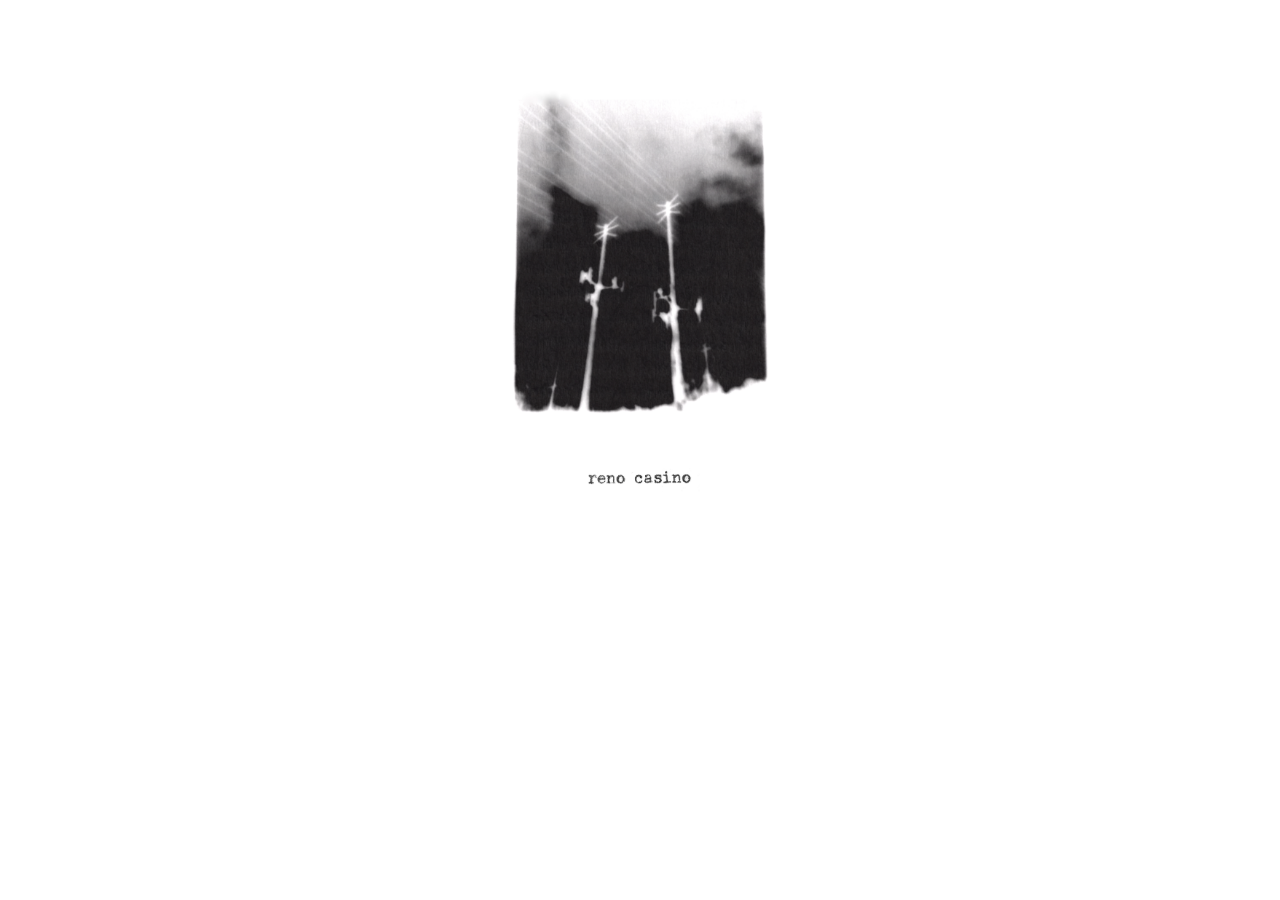
<file: index.html>
<!DOCTYPE html>
<!--<!DOCTYPE HTML PUBLIC "-//W3C//DTD HTML 4.01 Transitional//EN">-->

<html>
	<head>
		<meta name="viewport" content="width=device-width, initial-scale=1.0">
		<meta charset="utf-8">
		<meta http-equiv="X-UA-Compatible" content="IE=edge">
		<title>reno casino | welcome</title>
		<link rel="stylesheet" type="text/css" href="css/style.css">
		<link rel="icon" type="image/x-icon" href="favicon/favicon.ico">
	</head>
<body>
	<br>
	<br>
	<br>
	<br>
	<div class="powerLines">
		<div>
			<a href="home.html"><img src="img/index/lines.png" width="300"></a>
		</div>
		<div>
			<a href="home.html"><img src="img/index/reno-casino.png" width="120"></a>
		</div>
	</div>
	
</body>
</html>
</file>
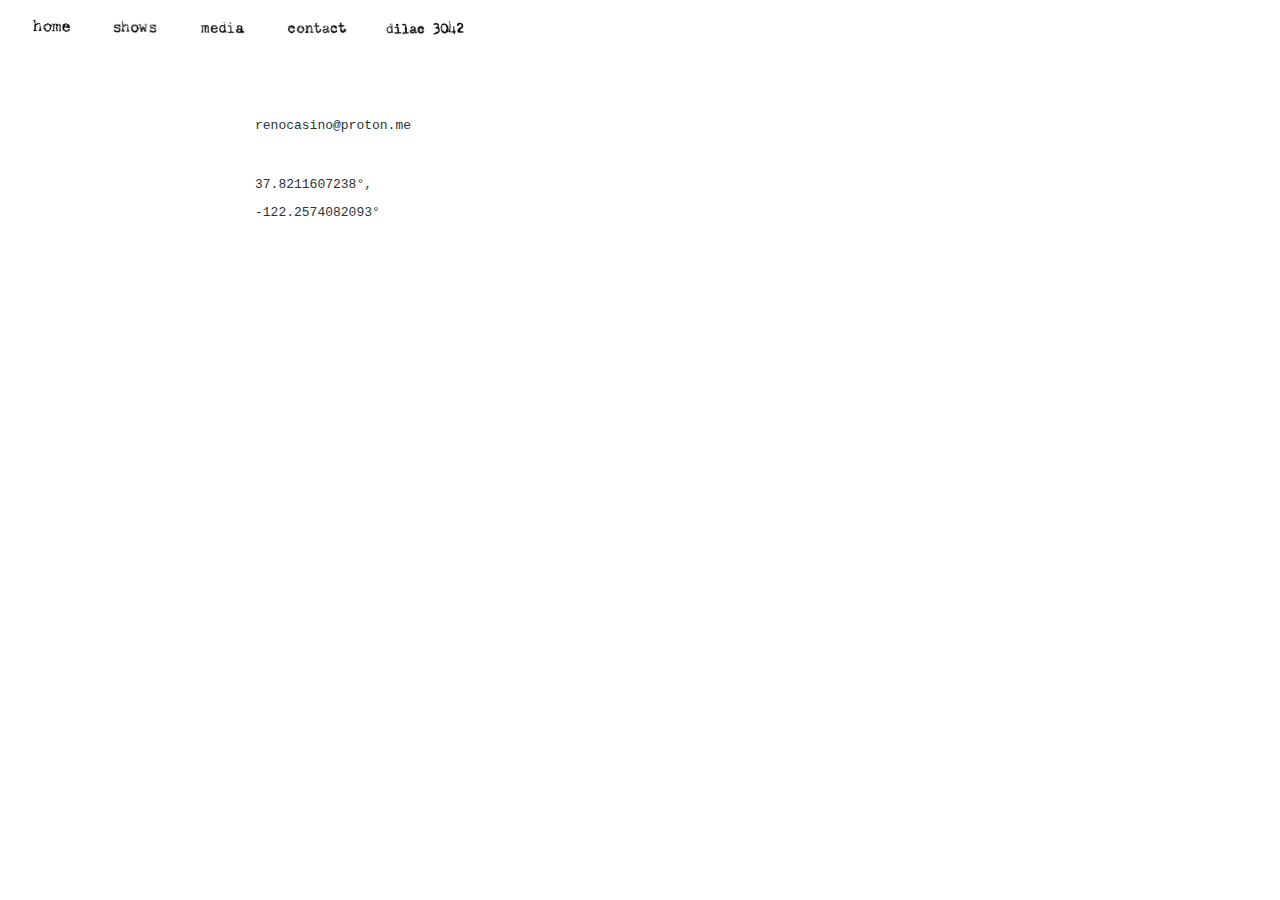
<file: contact.html>
<!DOCTYPE html>
<!--<!DOCTYPE HTML PUBLIC "-//W3C//DTD HTML 4.01 Transitional//EN">-->

<html>
	<head>
		<meta name="viewport" content="width=device-width, initial-scale=1.0">
		<meta charset="utf-8">
		<meta http-equiv="X-UA-Compatible" content="IE=edge">
		<title>contact</title>
		<link rel="stylesheet" type="text/css" href="css/style.css">
		<link rel="stylesheet" href="https://cdnjs.cloudflare.com/ajax/libs/font-awesome/4.7.0/css/font-awesome.min.css">
		<link rel="icon" type="image/x-icon" href="favicon/favicon.ico">
	</head>
<body>
	<header>
		<div class="topnav" id="myTopnav">
			<a href="home.html"><img src="img/navbar/home.jpeg" width="48"></a>
		  	<a href="shows.html"><img src="img/navbar/shows.jpeg" width="55"></a>
		  	<a href="media.html"><img src="img/navbar/media.jpeg" width="55"></a>
		  	<a href="contact.html"><img src="img/navbar/contact.jpeg" width="70"></a>
		  	<a href="dilac3042.html"><img src="img/navbar/dilac-3042.jpeg" width="85"></a>
		  	<a href="javascript:void(0);" class="icon" onclick="myFunction()"><i class="fa fa-bars"></i></a>
		</div>
	</header>

	<br>
	<br>
	<br>
	<br>
	<br>



	<div class="contactInfo">
		<p>renocasino@proton.me</p>
		<br>
		<p>37.8211607238°,</p>
		<p>-122.2574082093°</p>
	</div>





	<script>	
		function myFunction() {
  			var x = document.getElementById("myTopnav");
  			if (x.className === "topnav") {
    			x.className += " responsive";
  			} else {
    			x.className = "topnav";
  			}
		}
	</script>

</body>
</html>
</file>
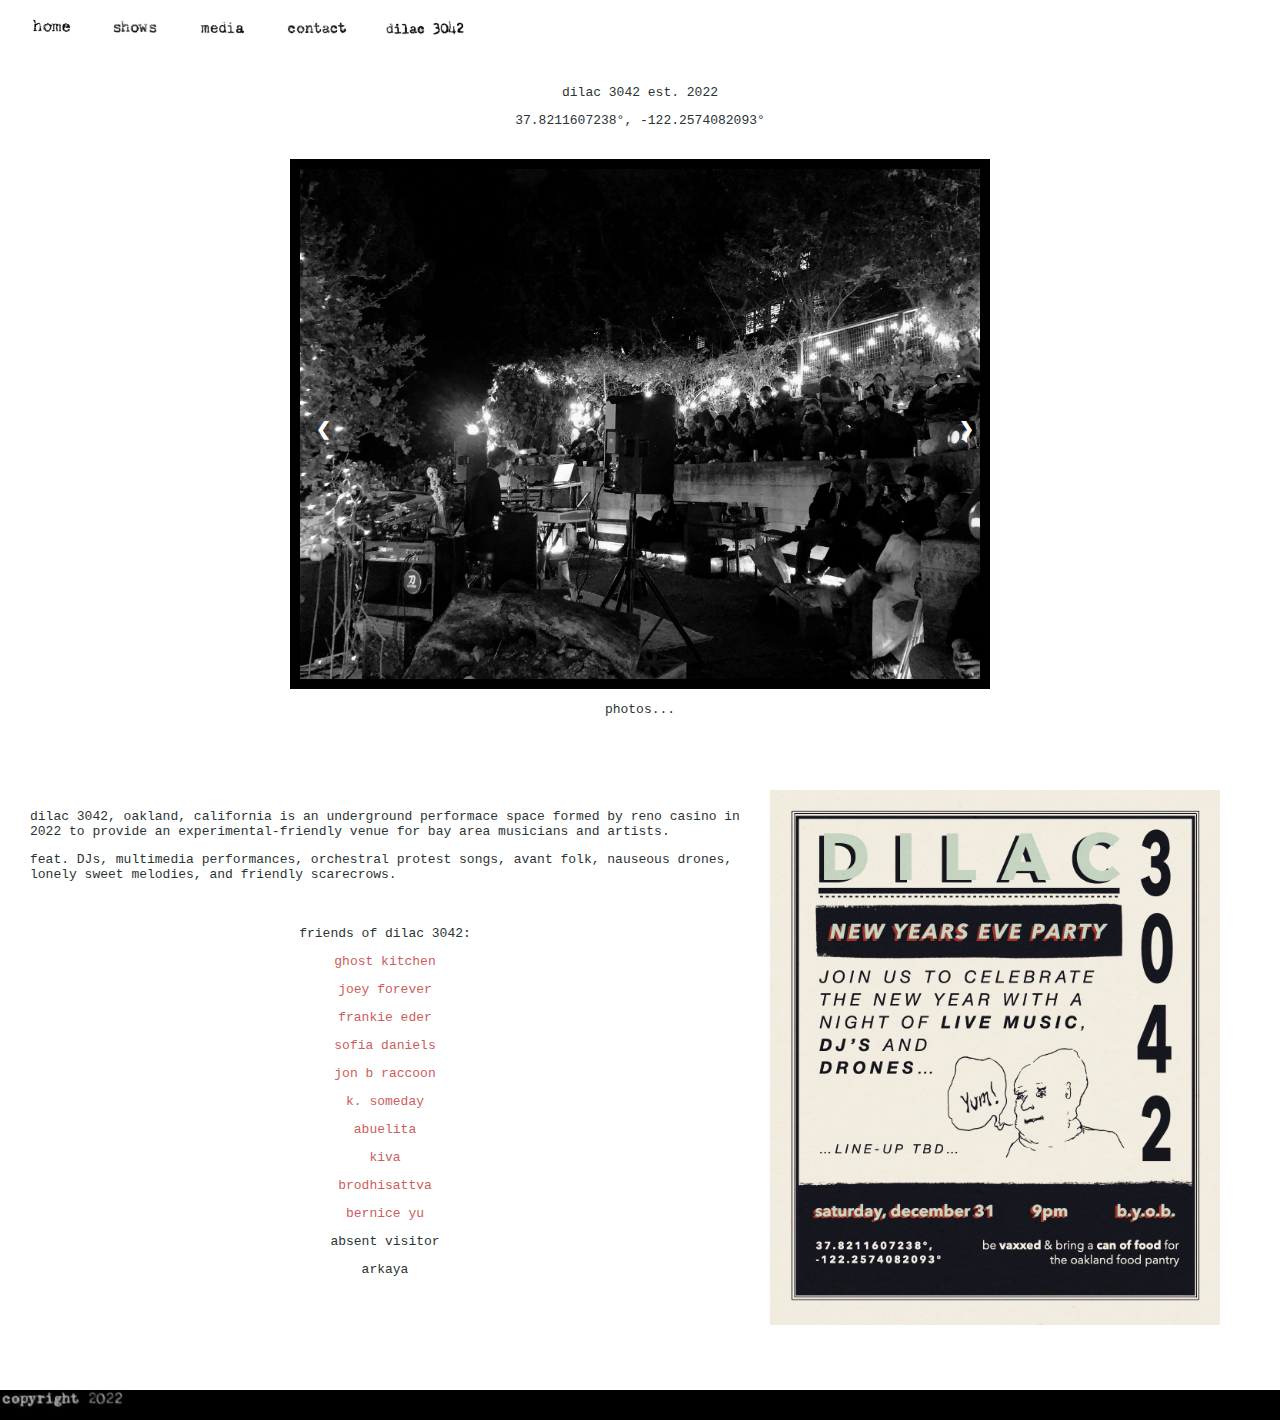
<file: dilac3042.html>
<!DOCTYPE html>
<!--<!DOCTYPE HTML PUBLIC "-//W3C//DTD HTML 4.01 Transitional//EN">-->

<html>
	<head>
		<meta name="viewport" content="width=device-width, initial-scale=1.0">
		<meta charset="utf-8">
		<meta http-equiv="X-UA-Compatible" content="IE=edge">
		<title>dilac 3042</title>
		<link rel="stylesheet" type="text/css" href="css/style.css">
		<link rel="stylesheet" href="https://cdnjs.cloudflare.com/ajax/libs/font-awesome/4.7.0/css/font-awesome.min.css">
		<link rel="icon" type="image/x-icon" href="favicon/favicon.ico">
	</head>
<body>
	<header>
		<div class="topnav" id="myTopnav">
			<a href="home.html"><img src="img/navbar/home.jpeg" width="48"></a>
		  	<a href="shows.html"><img src="img/navbar/shows.jpeg" width="55"></a>
		  	<a href="media.html"><img src="img/navbar/media.jpeg" width="55"></a>
		  	<a href="contact.html"><img src="img/navbar/contact.jpeg" width="70"></a>
		  	<a href="dilac3042.html"><img src="img/navbar/dilac-3042.jpeg" width="85"></a>
		  	<a href="javascript:void(0);" class="icon" onclick="myFunction()"><i class="fa fa-bars"></i></a>
		</div>
	</header>
	<br>
	<br>
	<br>
	<br>


	<div style="text-align: center">
		<p> dilac 3042 est. 2022</p>
		<p>37.8211607238°, -122.2574082093°</p>
	</div>
	<br>
	<div>
		<div class="dilac-slideshow-container">
			<div class="show1">
		    	<img src="img/dilac3042/dilac0.jpeg" style="width:100%">
		  	</div>

			<div class="show1">		
					<img src="img/dilac3042/dilac1.jpeg" style="width: 100%">
	  		</div>

			<div class="show1">
				<div  style="text-align: center;">
					<img src="img/dilac3042/dilac01.jpeg" style="width:50%">
				</div>
			</div>

			<div class="show1">
				<img src="img/dilac3042/dilac2.jpeg" style="width:100%">
			</div>

			<div class="show1">
				<div  style="text-align: center;">
					<img src="img/dilac3042/dilac3.JPG" style="width:50%">
				</div>
			</div>

			<div class="show1">
				<img src="img/dilac3042/dilac5.jpeg" style="width:100%">
			</div>

			<div class="show1">
				<div  style="text-align: center;">
					<img src="img/dilac3042/dilac6.jpeg" style="width:50%">
				</div>
			</div>

			<div class="show1">
				<div  style="text-align: center;">
					<img src="img/dilac3042/dilac7.jpeg" style="width:50%">
				</div>
			</div>

			<div class="show1">
				<img src="img/dilac3042/dilac8.jpeg" style="width:100%">
			</div>

			<div class="show1">
				<div  style="text-align: center;">
					<img src="img/dilac3042/dilac9.jpeg" style="width:50%">
				</div>
			</div>

			<div class="show1">
				<div  style="text-align: center;">
					<img src="img/dilac3042/dilac10.JPG" style="width:50%">
				</div>
			</div>

			<div class="show1">
				<div  style="text-align: center;">
					<img src="img/dilac3042/dilac11.jpeg" style="width:50%">
				</div>
			</div>

			<div class="show1">
				<div  style="text-align: center;">
					<img src="img/dilac3042/dilac13.JPG" style="width:50%">
				</div>
			</div>

			<div class="show1">
				<div  style="text-align: center;">
					<img src="img/dilac3042/dilac14.JPG" style="width:50%">
				</div>
			</div>

			<div class="show1">
				<div  style="text-align: center;">
					<img src="img/dilac3042/dilac15.JPG" style="width:50%">
				</div>
			</div>

		  	<a class="prev" onclick="plusSlides(-1, 0)">&#10094;</a>
		  	<a class="next" onclick="plusSlides(1, 0)">&#10095;</a>
		</div>
	</div>
	<div style="text-align: center">
		<p>photos...</p>
	</div>












	<div class="dilacShowcase">

		<div id="dilacContent">
			
			<br>
			<br>
			<p>
				dilac 3042, oakland, california is an underground performace space formed by reno casino in 2022 to provide an experimental-friendly venue for bay area musicians and artists. 
			</p>
			<p>
				feat. DJs, multimedia performances, orchestral protest songs, avant folk, nauseous drones, lonely sweet melodies, and friendly scarecrows.
			</p>

			<br>

			<div style="text-align: center;">
				<p>
					friends of dilac 3042:
				</p>
				<p><a href="https://linktr.ee/GhostKitchenBand" target="_blank">ghost kitchen</a></p>
		
				<p><a href="https://joeyforever.bandcamp.com/releases" target="_blank">joey forever</a></p>

				<p><a href="https://linktr.ee/frankieeder?fbclid=PAAabFPEl9RUS6NBvu1mV27vaPic3Z3TdPDAZ1VfU2Qh03-eDT7KwcIWK90wM" target="_blank">frankie eder</a></p>

				<p><a href="https://vimeo.com/user64792696?fbclid=PAAabQ1eFLwuBDv0RVEqpYCRgQnOtazRv_z-u407zN6qhDu5SVQh2R7VooVZ0" target="_blank">sofia daniels</a></p>


				<p><a href="https://linktr.ee/jacobconnor?fbclid=PAAabYpHoNnBU9DkgPPAprU_wdTnq4pYqvqBm4AhyBsyssWq0krrfOFSDmPcA" target="_blank">jon b raccoon</a></p>

				<p><a href="https://linktr.ee/ksomeday?fbclid=PAAabu5itUaMNeq5SVVIrQtQq93Dr4Uov7zkaUZ0oliD9YocsiBXwr9sLXXX4" target="_blank">k. someday</a></p>
	
				<p><a href="https://linktr.ee/abuelitamusica?fbclid=PAAaZ29OtvD-2Uw6Rfj-SQatJBDkmxCl0a69s1x_NjpOBXTPveiTNkeOvBgRY" target="_blank">abuelita</a></p>

				<p><a href="https://linktr.ee/kiva.mp3?fbclid=PAAaax0fvl2x2-kalkKTCVQeYK4G70MpB_IYtrciOXODw3nv4BMjVmwzceFf0" target="_blank">kiva</a></p>

			
				<p><a href="https://soundcloud.com/brodie_roberts" target="_blank">brodhisattva</a></p>
				
				<p><a href="https://instagram.com/berniceyuck?igshid=YmMyMTA2M2Y=" target="_blank">bernice yu</a></p>

				<p>absent visitor</p>
				
				<p>arkaya</p>
			</div>
			<br>

		</div>	
		<div id="dilacRight">
			<img src="img/dilac3042/dilac-new-years-eve.jpeg" width="450">
		</div>
	</div>

	<br>
	<br>
	<br>
	<br>





	<footer>
		<img src="img/footer/footer.jpg">
	</footer>

	<script>
		function myFunction() {
  			var x = document.getElementById("myTopnav");
  			if (x.className === "topnav") {
    			x.className += " responsive";
  			} else {
    			x.className = "topnav";
  			}
		}



		/* Slideshow Scripts */
		let slideIndex = [1,1,1];
		let slideId = ["show1", "show2", "show3"]
		showSlides(1, 0);
		showSlides(1, 1);
		showSlides(1, 2);

		function plusSlides(n, no) {
		  showSlides(slideIndex[no] += n, no);
		}

		function showSlides(n, no) {
		  let i;
		  let x = document.getElementsByClassName(slideId[no]);
		  if (n > x.length) {slideIndex[no] = 1}    
		  if (n < 1) {slideIndex[no] = x.length}
		  for (i = 0; i < x.length; i++) {
		     x[i].style.display = "none";  
		  }
		  x[slideIndex[no]-1].style.display = "block";  
		}
	</script>
</body>
</html>
</file>
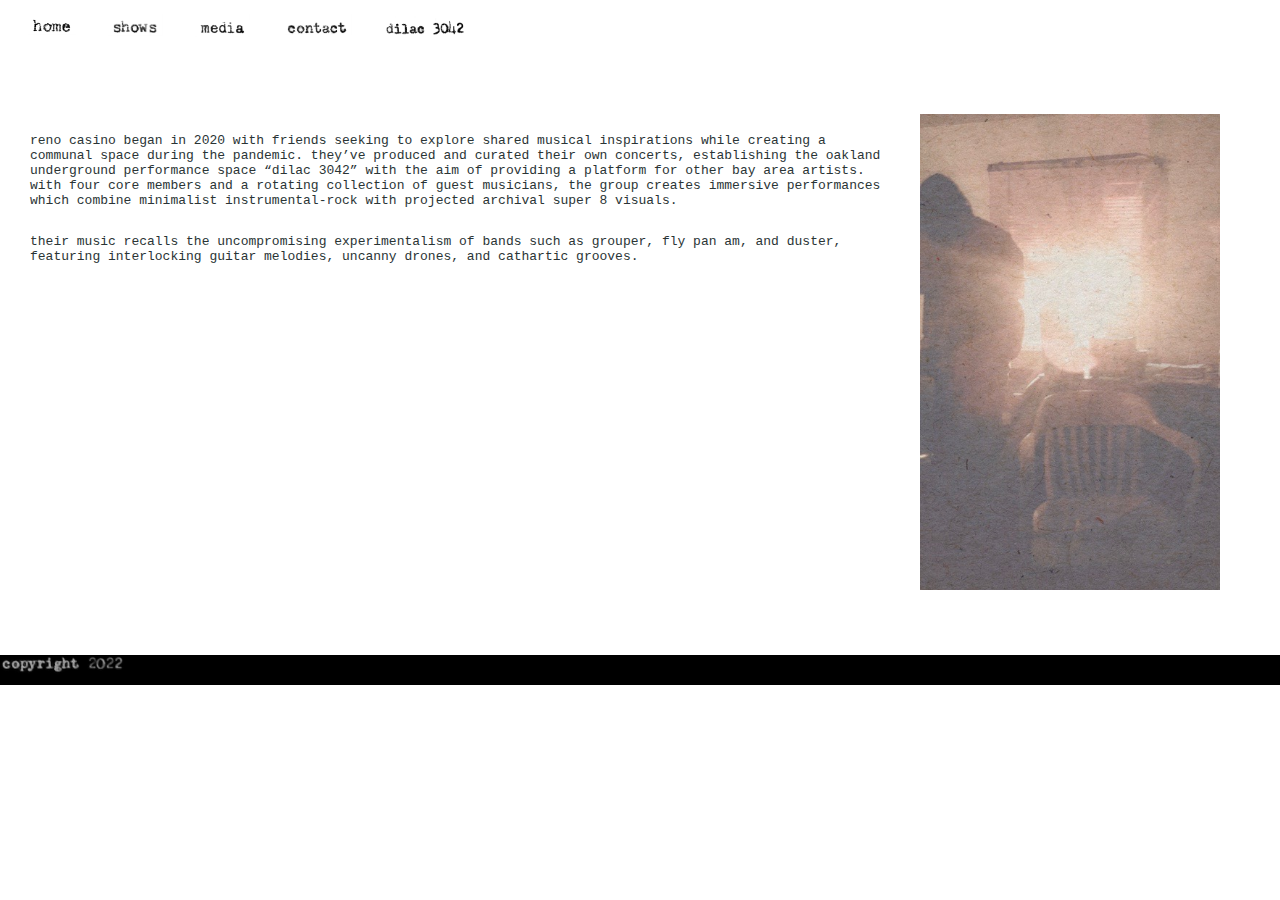
<file: home.html>
<!DOCTYPE html>
<!--<!DOCTYPE HTML PUBLIC "-//W3C//DTD HTML 4.01 Transitional//EN">-->

<html>
	<head>
		<meta name="viewport" content="width=device-width, initial-scale=1.0">
		<meta charset="utf-8">
		<meta http-equiv="X-UA-Compatible" content="IE=edge">
		<title>home</title>
		<link rel="stylesheet" type="text/css" href="css/style.css">
		<link rel="stylesheet" href="https://cdnjs.cloudflare.com/ajax/libs/font-awesome/4.7.0/css/font-awesome.min.css">
		<link rel="icon" type="image/x-icon" href="favicon/favicon.ico">
	</head>
<body>
	<header>
		<div class="topnav" id="myTopnav">
			<a href="home.html"><img src="img/navbar/home.jpeg" width="48"></a>
		  	<a href="shows.html"><img src="img/navbar/shows.jpeg" width="55"></a>
		  	<a href="media.html"><img src="img/navbar/media.jpeg" width="55"></a>
		  	<a href="contact.html"><img src="img/navbar/contact.jpeg" width="70"></a>
		  	<a href="dilac3042.html"><img src="img/navbar/dilac-3042.jpeg" width="85"></a>
		  	<a href="javascript:void(0);" class="icon" onclick="myFunction()"><i class="fa fa-bars"></i></a>
		</div>
	</header>
	<br>
	<br>
	<br>

	<div class="showcase">

		<div id="content">
			<br>
			<br>
			<p>
				reno casino began in 2020 with friends seeking to explore shared musical inspirations while creating a communal space during the pandemic. they’ve produced and curated their own concerts, establishing the oakland underground performance space “dilac 3042” with the aim of providing a platform for other bay area artists. with four core members and a rotating collection of guest musicians, the group creates immersive performances which combine minimalist instrumental-rock with projected archival super 8 visuals. 
			</p>
			<p>
				their music recalls the uncompromising experimentalism of bands such as grouper, fly pan am, and duster, featuring interlocking guitar melodies, uncanny drones, and cathartic grooves.
			</p>

		</div>	
		<div id="right">
			<img src="img/home/room.jpg" width="300">
		</div>
	</div>

	




	<footer>
		<img src="img/footer/footer.jpg">
	</footer>

	<script>	
		function myFunction() {
  			var x = document.getElementById("myTopnav");
  			if (x.className === "topnav") {
    			x.className += " responsive";
  			} else {
    			x.className = "topnav";
  			}
		}
	</script>
</body>
</html>
</file>
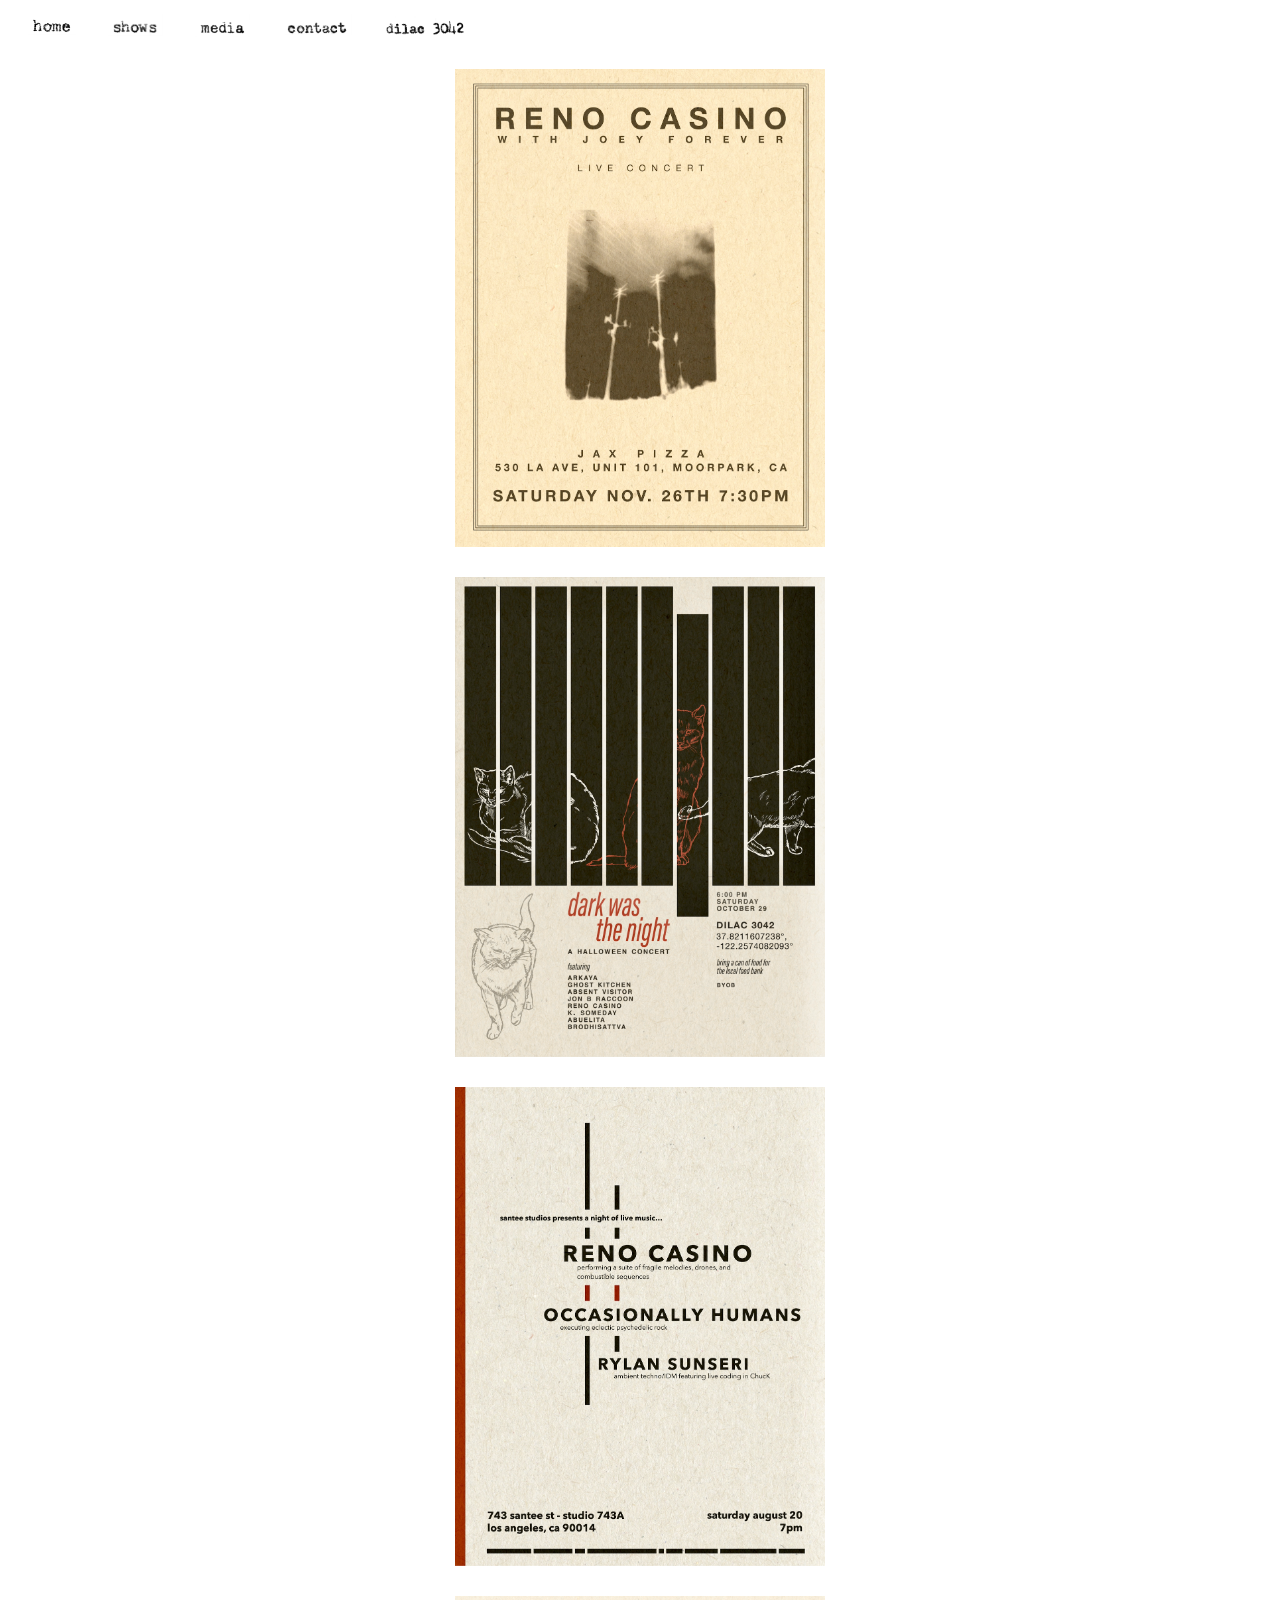
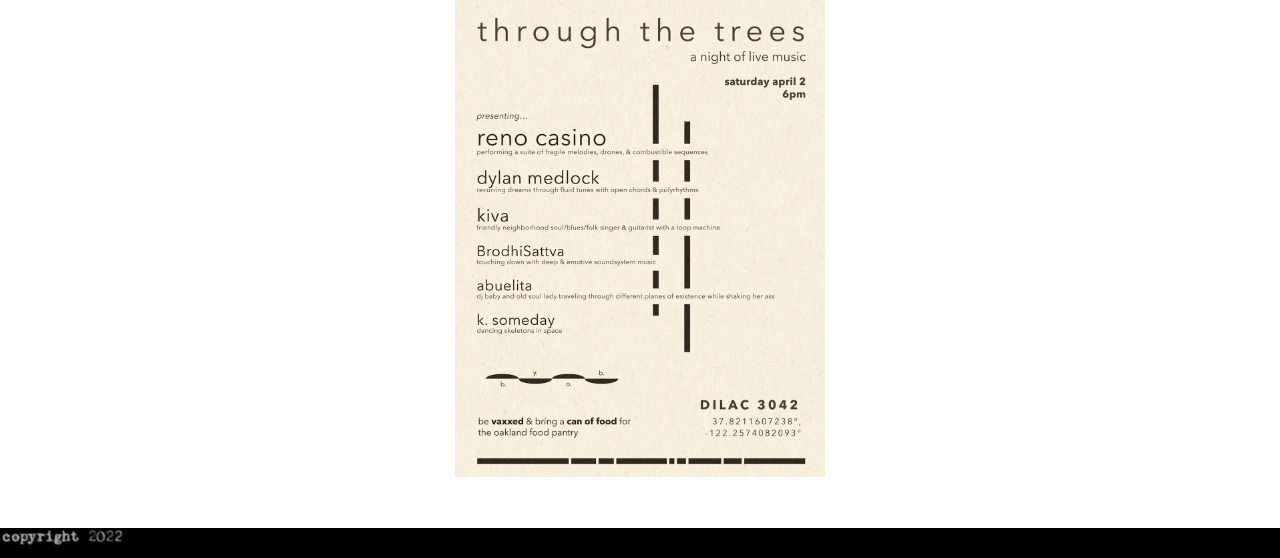
<file: shows.html>
<!DOCTYPE html>
<!--<!DOCTYPE HTML PUBLIC "-//W3C//DTD HTML 4.01 Transitional//EN">-->

<html>
	<head>
		<meta name="viewport" content="width=device-width, initial-scale=1.0">
		<meta charset="utf-8">
		<meta http-equiv="X-UA-Compatible" content="IE=edge">
		<title>shows</title>
		<link rel="stylesheet" type="text/css" href="css/style.css">
		<link rel="stylesheet" href="https://cdnjs.cloudflare.com/ajax/libs/font-awesome/4.7.0/css/font-awesome.min.css">
		<link rel="icon" type="image/x-icon" href="favicon/favicon.ico">
	</head>
<body>
	<header>
		<div class="topnav" id="myTopnav">
			<a href="home.html"><img src="img/navbar/home.jpeg" width="48"></a>
		  	<a href="shows.html"><img src="img/navbar/shows.jpeg" width="55"></a>
		  	<a href="media.html"><img src="img/navbar/media.jpeg" width="55"></a>
		  	<a href="contact.html"><img src="img/navbar/contact.jpeg" width="70"></a>
		  	<a href="dilac3042.html"><img src="img/navbar/dilac-3042.jpeg" width="85"></a>
		  	<a href="javascript:void(0);" class="icon" onclick="myFunction()"><i class="fa fa-bars"></i></a>
		</div>
	</header>
	<br>
	<br>
	<br>
	<div class="concertPosters">
		<img
			src="img/shows/jax-flyer.png"
	
			alt="Jax Pizza Concert Flyer"
		>
		<img 
			src="img/shows/halloween-dilac-3042-flyer.png"
	
			alt="Halloween Concert @ Dilac 3042"
		>
		<img 
			src="img/shows/santee-flyer.png" 
	
			alt="Concert at Santee Studios in Downtown Los Angeles"
		>
		<img 
			src="img/shows/trees-dilac-3042-flyer.png" 

			alt="First Concert @ Dilac 3042"
		>
	</div>
	<br>
	<br>
	
	<footer>
		<img src="img/footer/footer.jpg">
	</footer>
	<script>	
		function myFunction() {
  			var x = document.getElementById("myTopnav");
  			if (x.className === "topnav") {
    			x.className += " responsive";
  			} else {
    			x.className = "topnav";
  			}
		}
	</script>
</body>
</html>
</file>
<file: css/style.css>
/******************************************************************************************************/

/* Top portion of webpage

	navbar
	 - - - - - - - - - - - - - - - - - - - - - - - - - - - - - - - - - - - - - - - - - - - - - - - - - - -
	|		home		shows			media			contact			dilac 3042																								|
	|																																																			|
	 - - - - - - - - - - - - - - - - - - - - - - - - - - - - - - - - - - - - - - - - - - - - - - - - - - -


			CONTENT



	 - - - - - - - - - - - - - - - - - - - - - - - - - - - - - - - - - - - - - - - - - - - - - - - - - - -

	footer

	 - - - - - - - - - - - - - - - - - - - - - - - - - - - - - - - - - - - - - - - - - - - - - - - - - - -

/*****************************************************************************************************/

body {
	margin: 0;
	padding: 0;
	font-family: 'Courier New', monospace;
	background-position: center center;
	background-repeat: no-repeat;
	background-attachment: fixed;
	background-size: cover;
	/*overflow: hidden;*/
}

button:focus {outline:0;}

a {
	text-decoration: none;
	font-size: 13px;
	color: indianred;
}

/* Default font */
p, h1, h2, h3, h4, h5 {
	font-family: 'Courier New', monospace;
	font-weight: lighter;
	color: #2a3435;
}

p {
	font-size: 13px;
}

h1 {
	font-size: 37px
}

h2 {
	font-size: 30px;
}

h3 {
	font-size: 25px;
}

h5 {
	font-size: 20px;
}

h4 {
	font-size: 18px;
}


.powerLines {
	text-align: center;
}


/*****************************************************************************************************/
/*************************************** Responsive Navbar *******************************************/
/*****************************************************************************************************/

header {
	position: fixed;
	top:  0;
  width: 100%; 
  z-index:  100;
}

.topnav {
  overflow: hidden;
  background-color: #ffffff;
  padding: 0px 0px 0px 12px;
}

.topnav a {
	float:  left;
  display: block;
  color: black;
  text-align: center;
  padding: 14px 16px;
  text-decoration: none;
  font-size: 17px;
}

.topnav a.active {
  background-color: red;
  color: white;
}

.topnav .icon {
  display: none;
}

@media screen and (max-width: 600px) {
  .topnav a:not(:first-child) {display: none;}
  .topnav a.icon {
    float: right;
    display: block;
  }
}

@media screen and (max-width: 600px) {
  .topnav.responsive {position: relative;}
  .topnav.responsive .icon {
    position: absolute;
    right: 0;
    top: 0;
  }
  .topnav.responsive a {
    float: none;
    display: block;
    text-align: left;
  }
}

	

/*****************************************************************************************************/
/*************************************** Responsive Footer *******************************************/
/*****************************************************************************************************/

footer {
	color: #ffffff;
	background-color: black;
	overflow: hidden;
  width: 100%; 
  display: flex;
  height: 30px;
  float:  right;
  text-align: right
}

footer p {
	color:  #ffffff;
}

footer img {
	float:  right;
	height:  20px;
}




/*****************************************************************************************************/
/******************************************** Home Page  (and temporarily Dilac3042) *****************/
/*****************************************************************************************************/

.showcase {
	display: flex;
	padding: 30px 30px 30px 30px;
	float:  left;
} 
.showcase #right {
	float: left;
	
	padding: 30px 30px 30px 30px;
}

.showcase p {
	float: left;
}

@media screen and (max-width: 850px) {
	.showcase {
		text-align: center;
		display: flex;
		flex-direction: column;
		float: none;
		
	}
}

@media only screen and (max-width: 700px) {
	.showcase img {
		width:  95%;	
	}
}


/*****************************************************************************************************/
/******************************************** Shows Page *********************************************/
/*****************************************************************************************************/

.concertPosters img { 
	width:  400px;
	display:block; 
	margin:0 auto;
	padding:15px; 
	height: auto }


@media only screen and (max-width: 560px) {
	.concertPosters img {width: 90%;}


}




/*****************************************************************************************************/
/******************************************** Media Page *********************************************/
/*****************************************************************************************************/



.showTitle {
	text-align: center;
}

.showDescription {
	text-align: center;
}

.audioClip {
	text-align: center;
	padding-bottom: 15px;
}




.showMedia p {
		padding: 0 25px 0 25px;
}

* {box-sizing: border-box}
.show1, .show2, .show3 {display: none}
.slideshow-container img {vertical-align: middle;}

/* Slideshow container */
.slideshow-container {
  max-width: 900px;

  position: relative;
  margin: auto;
  background-color: black;
}

/* Next & previous buttons */
.prev, .next {
  cursor: pointer;
  position: absolute;
  top: 50%;
  width: auto;
  padding: 16px;
  margin-top: -22px;
  color: white;
  font-weight: bold;
  font-size: 18px;
  transition: 0.6s ease;
  border-radius: 0 3px 3px 0;
  user-select: none;
}

/* Position the "next button" to the right */
.next {
  right: 0;
  border-radius: 3px 0 0 3px;
}

/* On hover, add a black background color with a little bit see-through */
.prev:hover, .next:hover {
  background-color: rgba(0,0,0,0.8);
}

/*****************************************************************************************************/
/******************************************* Contact Page ********************************************/
/*****************************************************************************************************/

.contactInfo  {
	width:  800px;
	margin:0 auto; 
	padding:15px 

	}







/*****************************************************************************************************/
/****************************************** Dilac 3042 Page ******************************************/
/*****************************************************************************************************/


.dilacShowcase {
	display: flex;
	padding: 30px 30px 30px 30px;
	float:  left;
} 
.dilacShowcase #dilacRight {
	float: left;
	
	padding: 30px 30px 30px 30px;
}


/*.dilacShowcase p {
	float: left;
}
*/
@media screen and (max-width: 850px) {
	.dilacShowcase {
		text-align: center;
		display: flex;
		flex-direction: column;
		float: none;
		
	}
}

@media only screen and (max-width: 700px) {
	.dilacShowcase img {
		width:  95%;	
	}
}

/*
.dilacShowcase {
	display: flex;
	padding: 30px 30px 30px 30px;
	float:  left;
} 
.dilacShowcase #right {
	float: left;
	
	padding: 30px 30px 30px 30px;
}

.dilacShowcase p {
	float: left;
}

@media screen and (max-width: 700px) {
	.showcase {
		text-align: center;
		display: flex;
		flex-direction: column;
		float: none;
		
	}
}


@media screen and (max-width: 450px) {
	.showcase img {
		width:  95%;	
	}
}*/




.dilac-slideshow-container img {vertical-align: middle;}

/* Slideshow container */
.dilac-slideshow-container {
  max-width: 700px;

  position: relative;
  margin: auto;
  background-color: black;
  padding: 10px;

}
</file>
